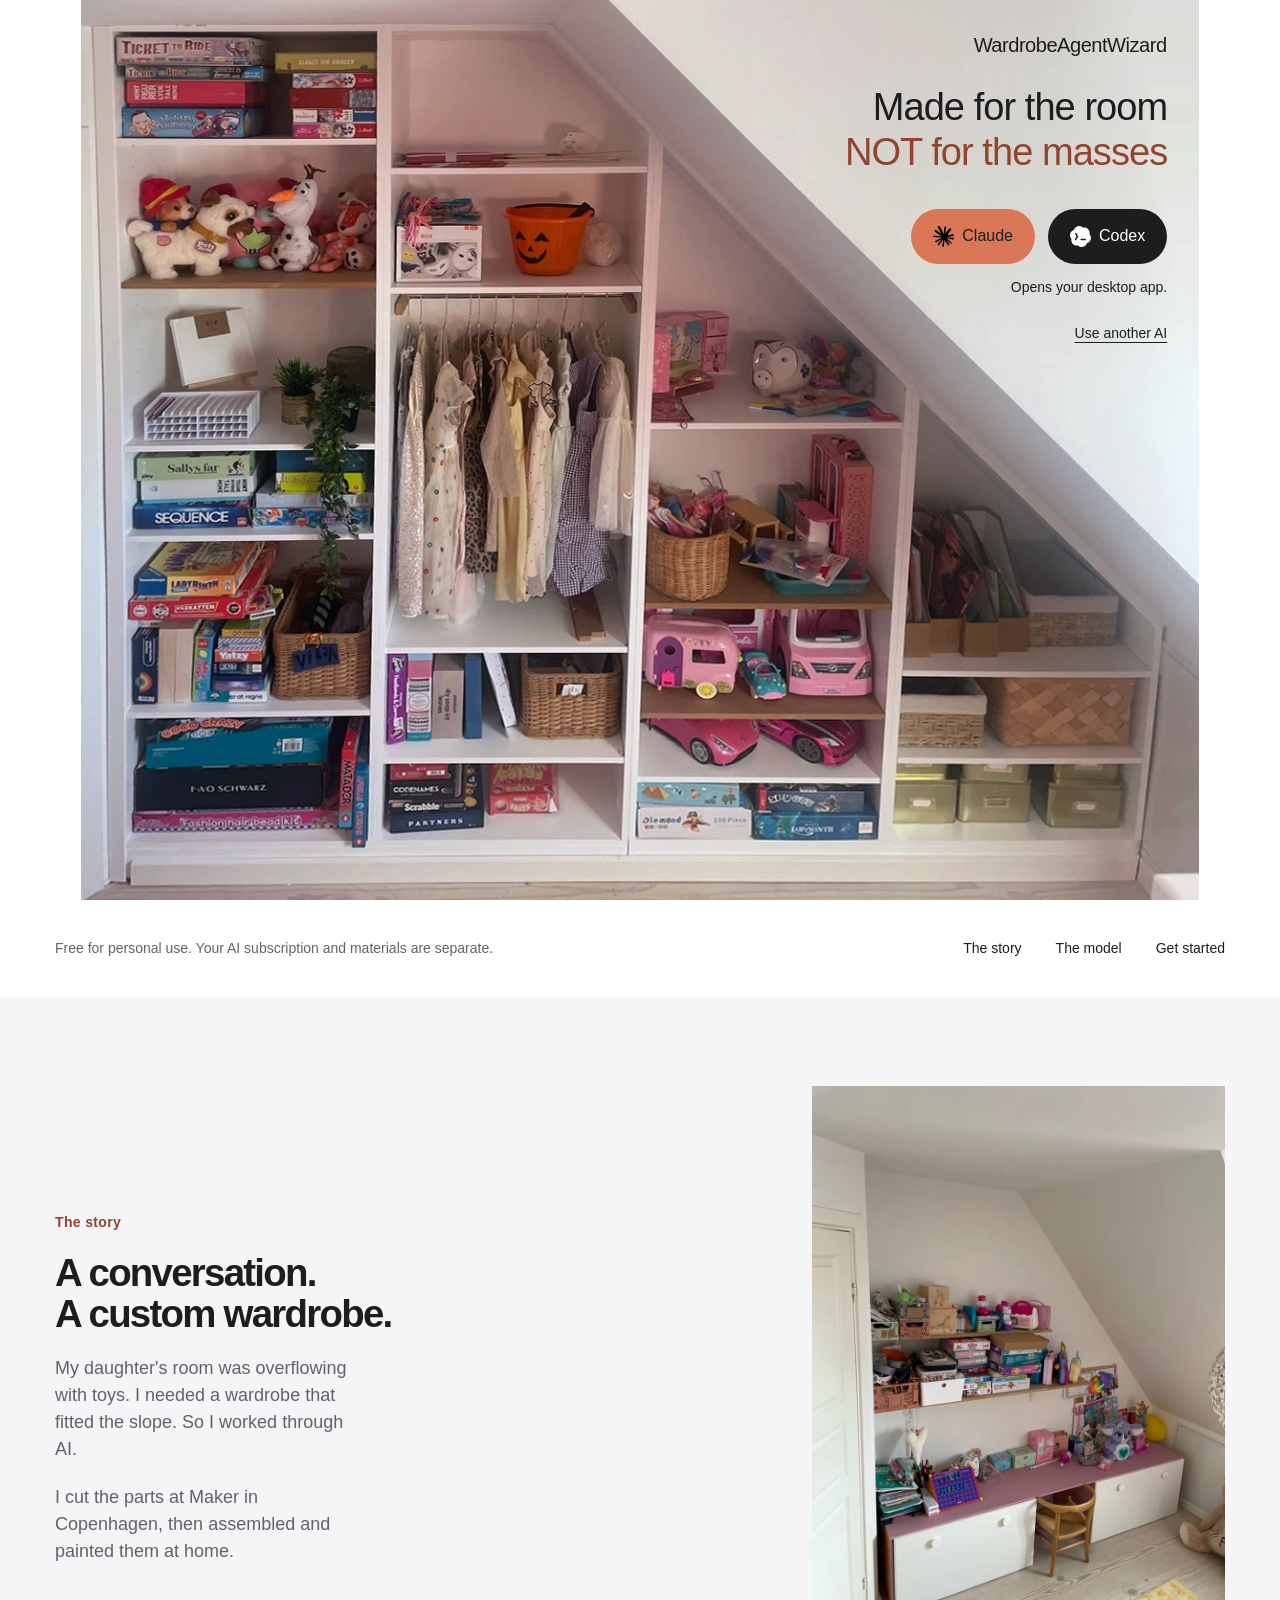
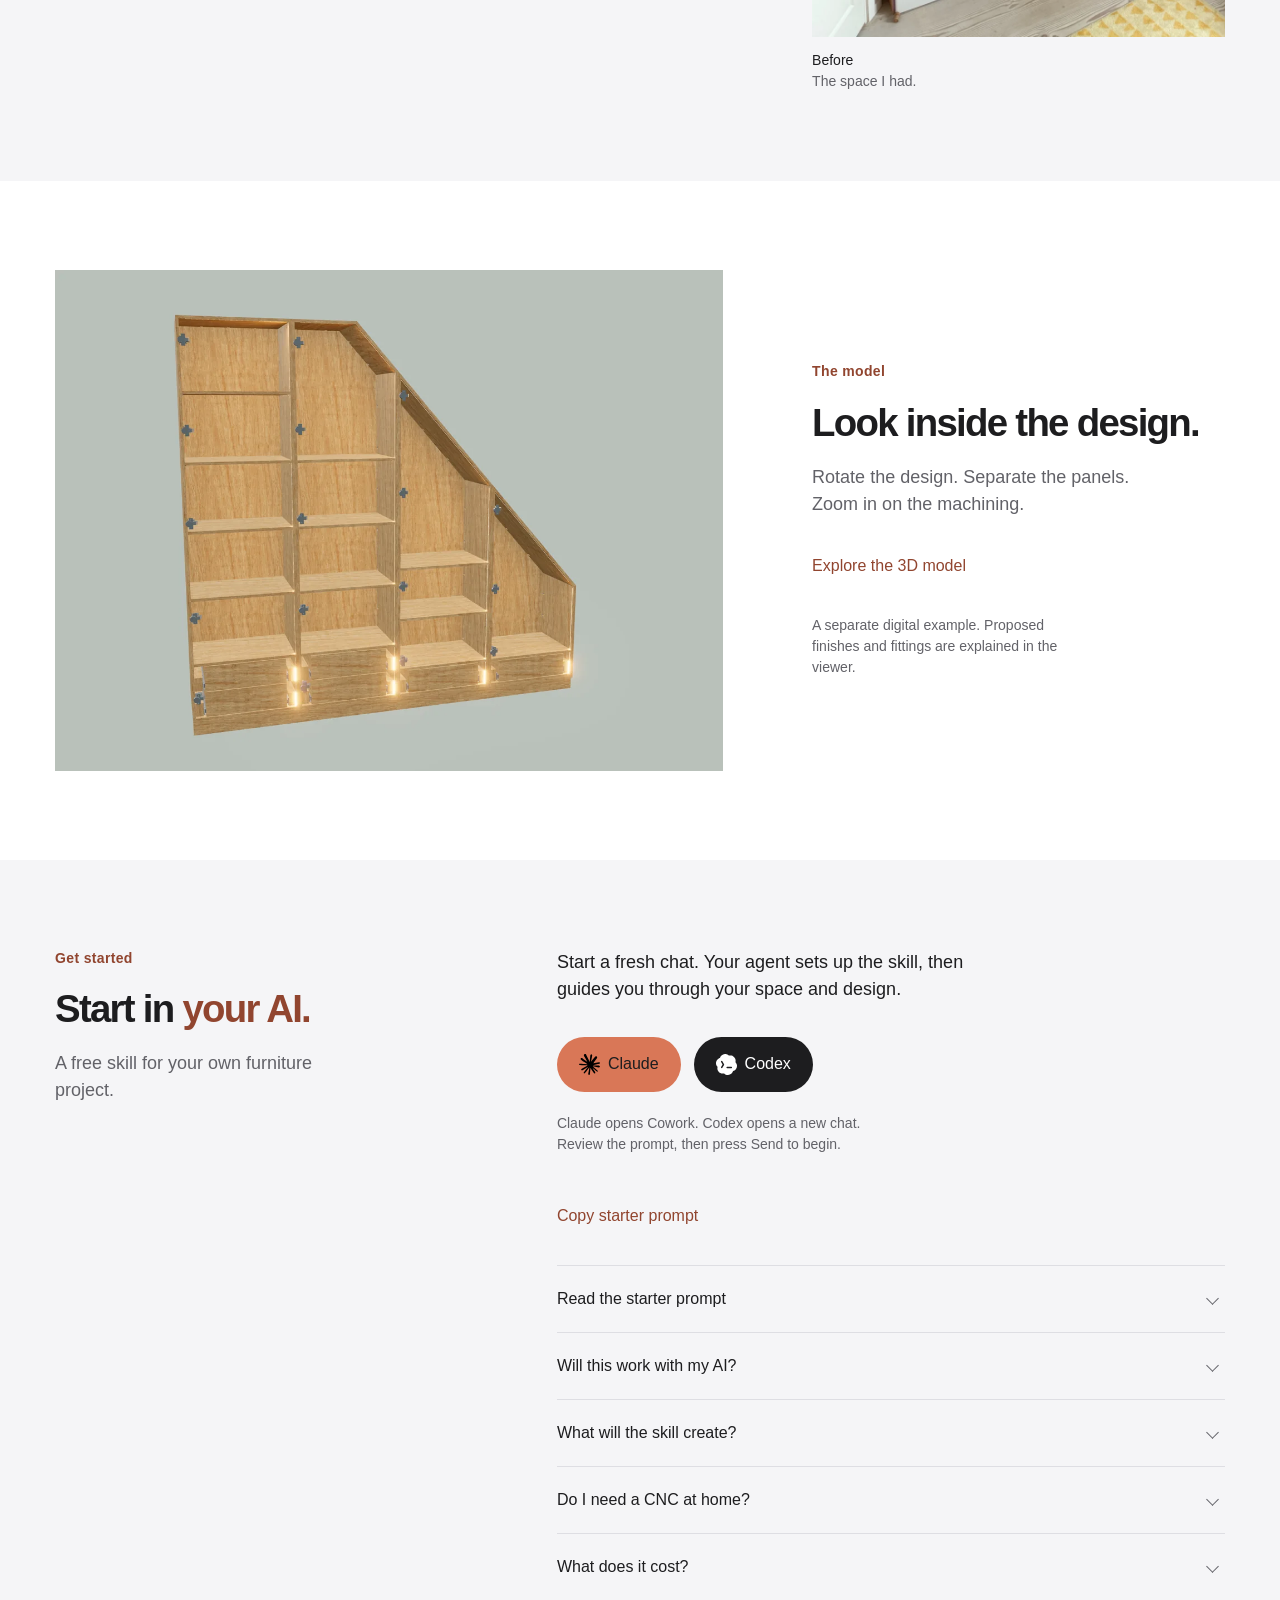
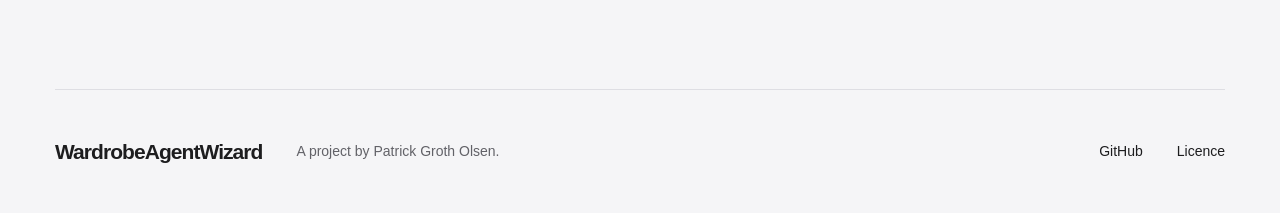
<file: index.html>
<!doctype html>
<!-- Scope: Editorial furniture story and accessible handoff into the visitor's own AI agent. -->
<html lang="en">
<head>
  <meta charset="UTF-8"><meta name="viewport" content="width=device-width, initial-scale=1">
  <meta name="description" content="Made for the room. NOT for the masses. Give your AI agent a free personal-use skill for designing fitted furniture around your space.">
  <meta name="theme-color" content="#f5f5f7">
  <meta property="og:title" content="Made for the room. NOT for the masses.">
  <meta property="og:description" content="From an awkward nook to a real wardrobe. Start your own project inside your AI agent.">
  <meta property="og:image" content="https://patrickgrothols.github.io/WardrobeAgentWizard/wardrobe-room-photo.webp">
  <title>WardrobeAgentWizard | Made for the room. NOT for the masses.</title>
  <script type="module" crossorigin src="./assets/home-B6zYt9Nh.js"></script>
  <link rel="modulepreload" crossorigin href="./assets/modulepreload-polyfill-P2Xu9kJm.js">
  <link rel="stylesheet" crossorigin href="./assets/home-Bo8qBoTg.css">
</head>
<body>
  <a class="skip" href="#main">Skip to content</a>
  <header class="site-header"><div class="shell topbar">
    <a class="brand" href="./" aria-label="WardrobeAgentWizard home">WardrobeAgentWizard</a>
  </div></header>
  <main id="main">
    <section class="hero" aria-labelledby="hero-title">
      <figure class="hero-photo"><img src="./assets/wardrobe-room-photo-D6CAFV_r.webp" width="1168" height="940" fetchpriority="high" alt="My daughter's real finished wardrobe, filled with toys, games and clothes beneath the sloping ceiling."></figure>
      <div class="hero-copy"><h1 id="hero-title"><span class="hero-headline-line">Made for the room</span><span class="hero-headline-line accent">NOT for the masses</span></h1>
        <div class="actions provider-actions" aria-label="Choose your AI">
          <a data-prompt-launch="claude" class="button primary" href="#start" aria-label="Start in Claude" aria-describedby="hero-launch-hint"><img class="provider-logo" src="data:image/svg+xml,%3csvg%20role='img'%20viewBox='0%200%2024%2024'%20xmlns='http://www.w3.org/2000/svg'%3e%3ctitle%3eClaude%3c/title%3e%3cpath%20d='m4.7144%2015.9555%204.7174-2.6471.079-.2307-.079-.1275h-.2307l-.7893-.0486-2.6956-.0729-2.3375-.0971-2.2646-.1214-.5707-.1215-.5343-.7042.0546-.3522.4797-.3218.686.0608%201.5179.1032%202.2767.1578%201.6514.0972%202.4468.255h.3886l.0546-.1579-.1336-.0971-.1032-.0972L6.973%209.8356l-2.55-1.6879-1.3356-.9714-.7225-.4918-.3643-.4614-.1578-1.0078.6557-.7225.8803.0607.2246.0607.8925.686%201.9064%201.4754%202.4893%201.8336.3643.3035.1457-.1032.0182-.0728-.164-.2733-1.3539-2.4467-1.445-2.4893-.6435-1.032-.17-.6194c-.0607-.255-.1032-.4674-.1032-.7285L6.287.1335%206.6997%200l.9957.1336.419.3642.6192%201.4147%201.0018%202.2282%201.5543%203.0296.4553.8985.2429.8318.091.255h.1579v-.1457l.1275-1.706.2368-2.0947.2307-2.6957.0789-.7589.3764-.9107.7468-.4918.5828.2793.4797.686-.0668.4433-.2853%201.8517-.5586%202.9021-.3643%201.9429h.2125l.2429-.2429.9835-1.3053%201.6514-2.0643.7286-.8196.85-.9046.5464-.4311h1.0321l.759%201.1293-.34%201.1657-1.0625%201.3478-.8804%201.1414-1.2628%201.7-.7893%201.36.0729.1093.1882-.0183%202.8535-.607%201.5421-.2794%201.8396-.3157.8318.3886.091.3946-.3278.8075-1.967.4857-2.3072.4614-3.4364.8136-.0425.0304.0486.0607%201.5482.1457.6618.0364h1.621l3.0175.2247.7892.522.4736.6376-.079.4857-1.2142.6193-1.6393-.3886-3.825-.9107-1.3113-.3279h-.1822v.1093l1.0929%201.0686%202.0035%201.8092%202.5075%202.3314.1275.5768-.3218.4554-.34-.0486-2.2039-1.6575-.85-.7468-1.9246-1.621h-.1275v.17l.4432.6496%202.3436%203.5214.1214%201.0807-.17.3521-.6071.2125-.6679-.1214-1.3721-1.9246L14.38%2017.959l-1.1414-1.9428-.1397.079-.674%207.2552-.3156.3703-.7286.2793-.6071-.4614-.3218-.7468.3218-1.4753.3886-1.9246.3157-1.53.2853-1.9004.17-.6314-.0121-.0425-.1397.0182-1.4328%201.9672-2.1796%202.9446-1.7243%201.8456-.4128.164-.7164-.3704.0667-.6618.4008-.5889%202.386-3.0357%201.4389-1.882.929-1.0868-.0062-.1579h-.0546l-6.3385%204.1164-1.1293.1457-.4857-.4554.0608-.7467.2307-.2429%201.9064-1.3114Z'/%3e%3c/svg%3e" width="21" height="21" alt="">Claude</a>
          <a data-prompt-launch="codex" class="button primary" href="#start" aria-label="Start in Codex" aria-describedby="hero-launch-hint"><img class="provider-logo" src="data:image/svg+xml,%3csvg%20fill='currentColor'%20fill-rule='evenodd'%20height='1em'%20style='flex:none;line-height:1'%20viewBox='0%200%2024%2024'%20width='1em'%20xmlns='http://www.w3.org/2000/svg'%3e%3ctitle%3eCodex%3c/title%3e%3cpath%20clip-rule='evenodd'%20d='M8.086.457a6.105%206.105%200%20013.046-.415c1.333.153%202.521.72%203.564%201.7a.117.117%200%2000.107.029c1.408-.346%202.762-.224%204.061.366l.063.03.154.076c1.357.703%202.33%201.77%202.918%203.198.278.679.418%201.388.421%202.126a5.655%205.655%200%2001-.18%201.631.167.167%200%2000.04.155%205.982%205.982%200%20011.578%202.891c.385%201.901-.01%203.615-1.183%205.14l-.182.22a6.063%206.063%200%2001-2.934%201.851.162.162%200%2000-.108.102c-.255.736-.511%201.364-.987%201.992-1.199%201.582-2.962%202.462-4.948%202.451-1.583-.008-2.986-.587-4.21-1.736a.145.145%200%2000-.14-.032c-.518.167-1.04.191-1.604.185a5.924%205.924%200%2001-2.595-.622%206.058%206.058%200%2001-2.146-1.781c-.203-.269-.404-.522-.551-.821a7.74%207.74%200%2001-.495-1.283%206.11%206.11%200%2001-.017-3.064.166.166%200%2000.008-.074.115.115%200%2000-.037-.064%205.958%205.958%200%2001-1.38-2.202%205.196%205.196%200%2001-.333-1.589%206.915%206.915%200%2001.188-2.132c.45-1.484%201.309-2.648%202.577-3.493.282-.188.55-.334.802-.438.286-.12.573-.22.861-.304a.129.129%200%2000.087-.087A6.016%206.016%200%20015.635%202.31C6.315%201.464%207.132.846%208.086.457zm-.804%207.85a.848.848%200%2000-1.473.842l1.694%202.965-1.688%202.848a.849.849%200%20001.46.864l1.94-3.272a.849.849%200%2000.007-.854l-1.94-3.393zm5.446%206.24a.849.849%200%20000%201.695h4.848a.849.849%200%20000-1.696h-4.848z'%3e%3c/path%3e%3c/svg%3e" width="21" height="21" alt="">Codex</a>
        </div>
        <p class="small launch-hint" id="hero-launch-hint">Opens your desktop app.</p>
        <a class="text-link" href="#start">Use another AI</a>
      </div>
    </section>
    <div class="shell hero-meta"><p class="small">Free for personal use. Your AI subscription and materials are separate.</p><nav aria-label="Main"><a href="#the-build">The story</a><a href="./model.html">The model</a><a href="#start">Get started</a></nav></div>
    <section class="room-section" id="the-build" aria-labelledby="room-title"><div class="shell room-grid">
      <div class="room-intro"><p class="eyebrow">The story</p><h2 id="room-title">A conversation.<br>A custom wardrobe.</h2><p>My daughter's room was overflowing with toys. I needed a wardrobe that fitted the slope. So I worked through AI.</p><p>I cut the parts at Maker in Copenhagen, then assembled and painted them at home.</p></div>
        <figure class="room-before"><img src="./assets/room-before-DFvwnW9_.webp" width="900" height="1200" loading="lazy" alt="Before: toys and games crowded shelves and a desk in the nook."><figcaption><span>Before</span>The space I had.</figcaption></figure>
    </div></section>
    <section class="model-section" aria-labelledby="model-title"><div class="shell model-grid">
      <a class="model-image" href="./model.html" aria-label="Open the interactive digital wardrobe example"><img src="./assets/wardrobe-digital-D47Me2vp.webp" width="1200" height="900" loading="lazy" alt="A separate digital wardrobe example showing shelves, hardware, drawers and lighting."></a>
      <div class="model-copy"><p class="eyebrow">The model</p><h2 id="model-title">Look inside the design.</h2><p>Rotate the design. Separate the panels. Zoom in on the machining.</p><a class="text-link" href="./model.html">Explore the 3D model</a><p class="small">A separate digital example. Proposed finishes and fittings are explained in the viewer.</p></div>
    </div></section>
    <section class="start-section" id="start" aria-labelledby="start-title"><div class="shell start-grid">
      <div class="start-title"><p class="eyebrow">Get started</p><h2 id="start-title">Start in <span class="accent">your AI.</span></h2><p>A free skill for your own furniture project.</p></div>
      <div class="start-panel"><p>Start a fresh chat. Your agent sets up the skill, then guides you through your space and design.</p>
        <div class="agent-actions provider-actions" aria-label="Choose your AI">
          <a data-prompt-launch="claude" class="button primary" href="#prompt-details" aria-label="Start in Claude"><img class="provider-logo" src="data:image/svg+xml,%3csvg%20role='img'%20viewBox='0%200%2024%2024'%20xmlns='http://www.w3.org/2000/svg'%3e%3ctitle%3eClaude%3c/title%3e%3cpath%20d='m4.7144%2015.9555%204.7174-2.6471.079-.2307-.079-.1275h-.2307l-.7893-.0486-2.6956-.0729-2.3375-.0971-2.2646-.1214-.5707-.1215-.5343-.7042.0546-.3522.4797-.3218.686.0608%201.5179.1032%202.2767.1578%201.6514.0972%202.4468.255h.3886l.0546-.1579-.1336-.0971-.1032-.0972L6.973%209.8356l-2.55-1.6879-1.3356-.9714-.7225-.4918-.3643-.4614-.1578-1.0078.6557-.7225.8803.0607.2246.0607.8925.686%201.9064%201.4754%202.4893%201.8336.3643.3035.1457-.1032.0182-.0728-.164-.2733-1.3539-2.4467-1.445-2.4893-.6435-1.032-.17-.6194c-.0607-.255-.1032-.4674-.1032-.7285L6.287.1335%206.6997%200l.9957.1336.419.3642.6192%201.4147%201.0018%202.2282%201.5543%203.0296.4553.8985.2429.8318.091.255h.1579v-.1457l.1275-1.706.2368-2.0947.2307-2.6957.0789-.7589.3764-.9107.7468-.4918.5828.2793.4797.686-.0668.4433-.2853%201.8517-.5586%202.9021-.3643%201.9429h.2125l.2429-.2429.9835-1.3053%201.6514-2.0643.7286-.8196.85-.9046.5464-.4311h1.0321l.759%201.1293-.34%201.1657-1.0625%201.3478-.8804%201.1414-1.2628%201.7-.7893%201.36.0729.1093.1882-.0183%202.8535-.607%201.5421-.2794%201.8396-.3157.8318.3886.091.3946-.3278.8075-1.967.4857-2.3072.4614-3.4364.8136-.0425.0304.0486.0607%201.5482.1457.6618.0364h1.621l3.0175.2247.7892.522.4736.6376-.079.4857-1.2142.6193-1.6393-.3886-3.825-.9107-1.3113-.3279h-.1822v.1093l1.0929%201.0686%202.0035%201.8092%202.5075%202.3314.1275.5768-.3218.4554-.34-.0486-2.2039-1.6575-.85-.7468-1.9246-1.621h-.1275v.17l.4432.6496%202.3436%203.5214.1214%201.0807-.17.3521-.6071.2125-.6679-.1214-1.3721-1.9246L14.38%2017.959l-1.1414-1.9428-.1397.079-.674%207.2552-.3156.3703-.7286.2793-.6071-.4614-.3218-.7468.3218-1.4753.3886-1.9246.3157-1.53.2853-1.9004.17-.6314-.0121-.0425-.1397.0182-1.4328%201.9672-2.1796%202.9446-1.7243%201.8456-.4128.164-.7164-.3704.0667-.6618.4008-.5889%202.386-3.0357%201.4389-1.882.929-1.0868-.0062-.1579h-.0546l-6.3385%204.1164-1.1293.1457-.4857-.4554.0608-.7467.2307-.2429%201.9064-1.3114Z'/%3e%3c/svg%3e" width="21" height="21" alt="">Claude</a>
          <a data-prompt-launch="codex" class="button primary" href="#prompt-details" aria-label="Start in Codex"><img class="provider-logo" src="data:image/svg+xml,%3csvg%20fill='currentColor'%20fill-rule='evenodd'%20height='1em'%20style='flex:none;line-height:1'%20viewBox='0%200%2024%2024'%20width='1em'%20xmlns='http://www.w3.org/2000/svg'%3e%3ctitle%3eCodex%3c/title%3e%3cpath%20clip-rule='evenodd'%20d='M8.086.457a6.105%206.105%200%20013.046-.415c1.333.153%202.521.72%203.564%201.7a.117.117%200%2000.107.029c1.408-.346%202.762-.224%204.061.366l.063.03.154.076c1.357.703%202.33%201.77%202.918%203.198.278.679.418%201.388.421%202.126a5.655%205.655%200%2001-.18%201.631.167.167%200%2000.04.155%205.982%205.982%200%20011.578%202.891c.385%201.901-.01%203.615-1.183%205.14l-.182.22a6.063%206.063%200%2001-2.934%201.851.162.162%200%2000-.108.102c-.255.736-.511%201.364-.987%201.992-1.199%201.582-2.962%202.462-4.948%202.451-1.583-.008-2.986-.587-4.21-1.736a.145.145%200%2000-.14-.032c-.518.167-1.04.191-1.604.185a5.924%205.924%200%2001-2.595-.622%206.058%206.058%200%2001-2.146-1.781c-.203-.269-.404-.522-.551-.821a7.74%207.74%200%2001-.495-1.283%206.11%206.11%200%2001-.017-3.064.166.166%200%2000.008-.074.115.115%200%2000-.037-.064%205.958%205.958%200%2001-1.38-2.202%205.196%205.196%200%2001-.333-1.589%206.915%206.915%200%2001.188-2.132c.45-1.484%201.309-2.648%202.577-3.493.282-.188.55-.334.802-.438.286-.12.573-.22.861-.304a.129.129%200%2000.087-.087A6.016%206.016%200%20015.635%202.31C6.315%201.464%207.132.846%208.086.457zm-.804%207.85a.848.848%200%2000-1.473.842l1.694%202.965-1.688%202.848a.849.849%200%20001.46.864l1.94-3.272a.849.849%200%2000.007-.854l-1.94-3.393zm5.446%206.24a.849.849%200%20000%201.695h4.848a.849.849%200%20000-1.696h-4.848z'%3e%3c/path%3e%3c/svg%3e" width="21" height="21" alt="">Codex</a>
        </div>
        <p class="small">Claude opens Cowork. Codex opens a new chat. Review the prompt, then press Send to begin.</p>
        <button class="text-link copy-prompt" id="copy-prompt" type="button">Copy starter prompt</button>
        <p id="copy-status" class="copy-status" role="status" aria-live="polite"></p>
        <details id="prompt-details"><summary>Read the starter prompt</summary><label class="visually-hidden" for="starter-prompt">Starter prompt</label><textarea id="starter-prompt" readonly rows="5">Set up WardrobeAgentWizard Skill and help me design my furniture. Go to https://github.com/PatrickGrothOls/WardrobeAgentWizard and follow the getting-started instructions. Handle the setup and ask me for any necessary approvals.</textarea></details>
        <details><summary>Will this work with my AI?</summary><p>Use an AI work environment that can download files and run commands. Setup supports macOS Apple Silicon and Linux x86-64, including hosted workspaces. Native Windows isn't supported. Allow about 4 GB free plus project space.</p><a class="text-link" href="https://github.com/PatrickGrothOls/WardrobeAgentWizard/blob/main/START_HERE.md">Setup details and limitations</a></details>
        <details><summary>What will the skill create?</summary><p>The workflow covers measurements, 3D design, part files, supported hardware machining and cutting information. Your agent asks for missing measurements and workshop details. Designs and manufacturing files must be checked before cutting.</p></details>
        <details><summary>Do I need a CNC at home?</summary><p>No. You need access to a workshop or supplier that can cut the parts. My build used the CNC at Maker in Copenhagen.</p></details>
        <details><summary>What does it cost?</summary><p>The skill is free for personal, noncommercial projects. AI subscriptions, materials, hardware and workshop time are separate. Commercial use requires a separate licence.</p></details>
      </div>
    </div><footer class="shell"><a class="brand" href="./">WardrobeAgentWizard</a><p>A project by Patrick Groth Olsen.</p><nav aria-label="Footer"><a href="https://github.com/PatrickGrothOls/WardrobeAgentWizard">GitHub</a><a href="https://github.com/PatrickGrothOls/WardrobeAgentWizard/blob/main/LICENSE.md">Licence</a></nav></footer></section>
  </main>
</body>
</html>
</file>
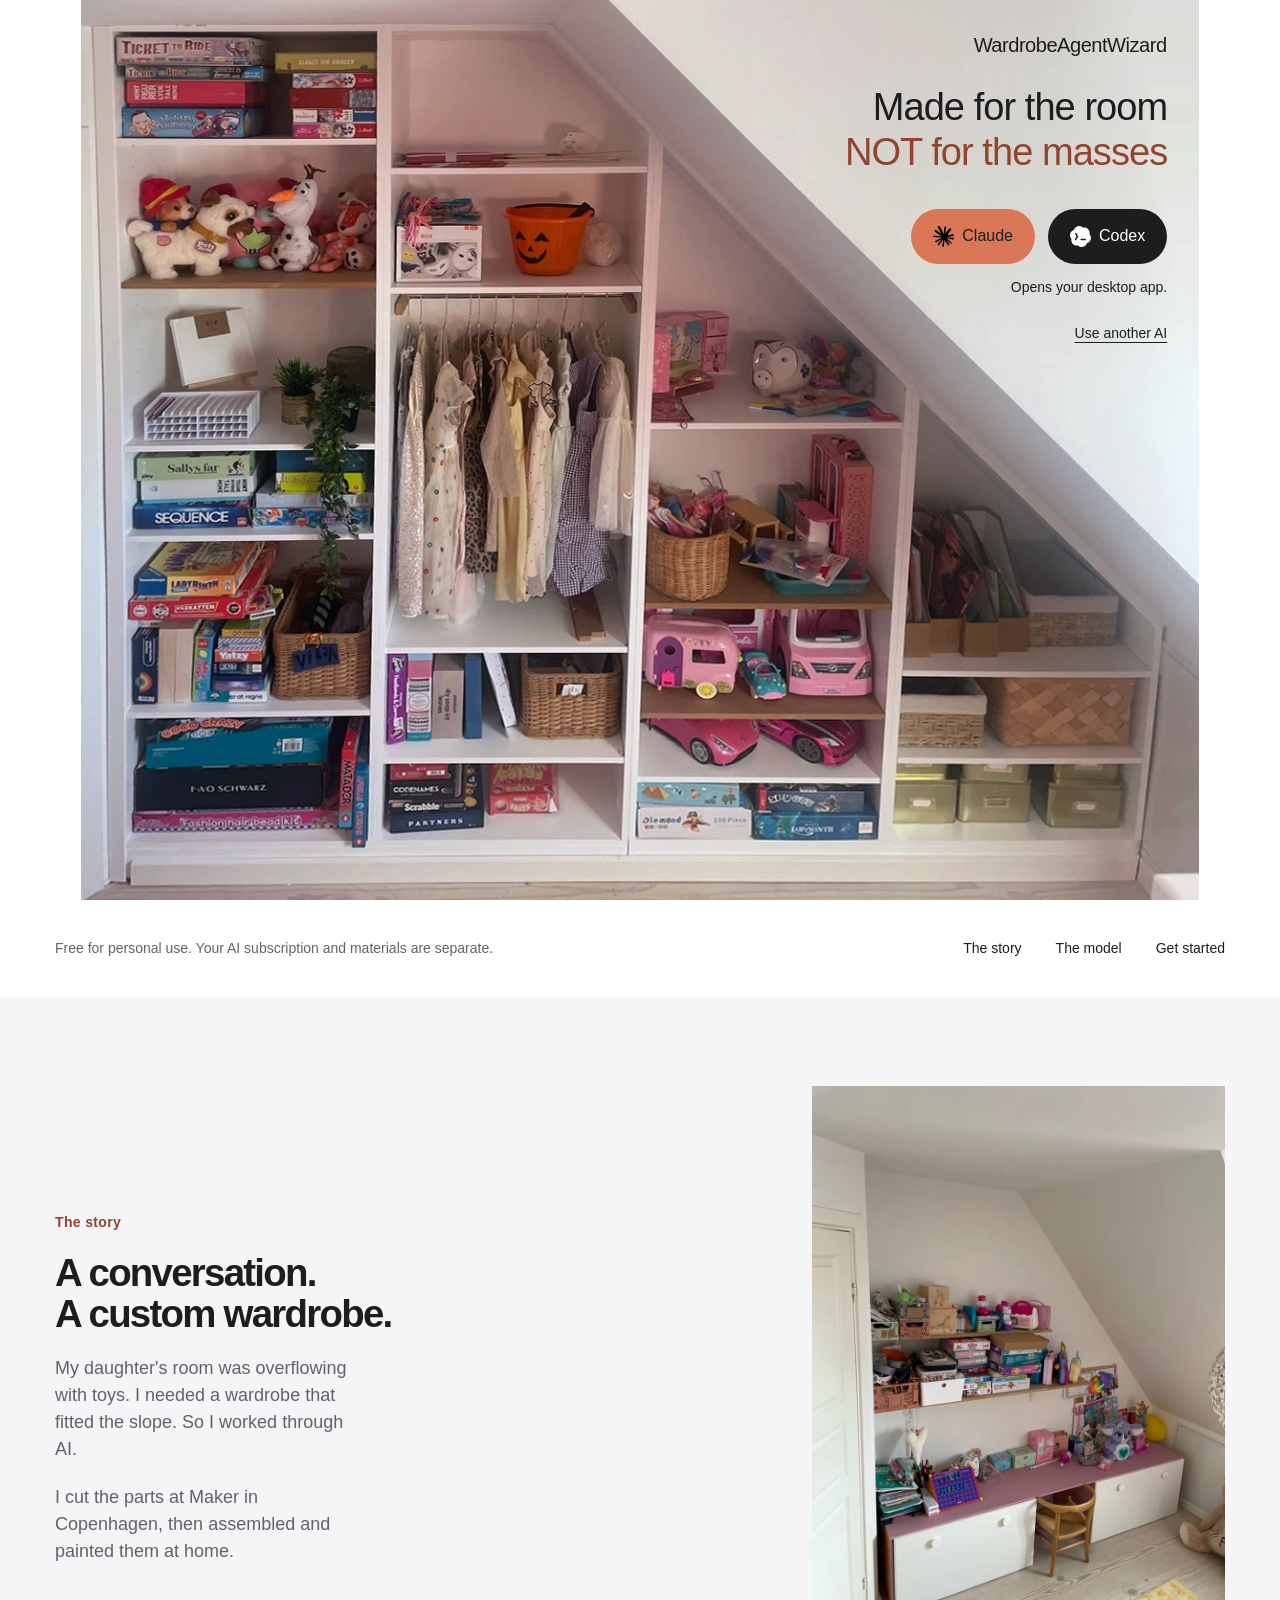
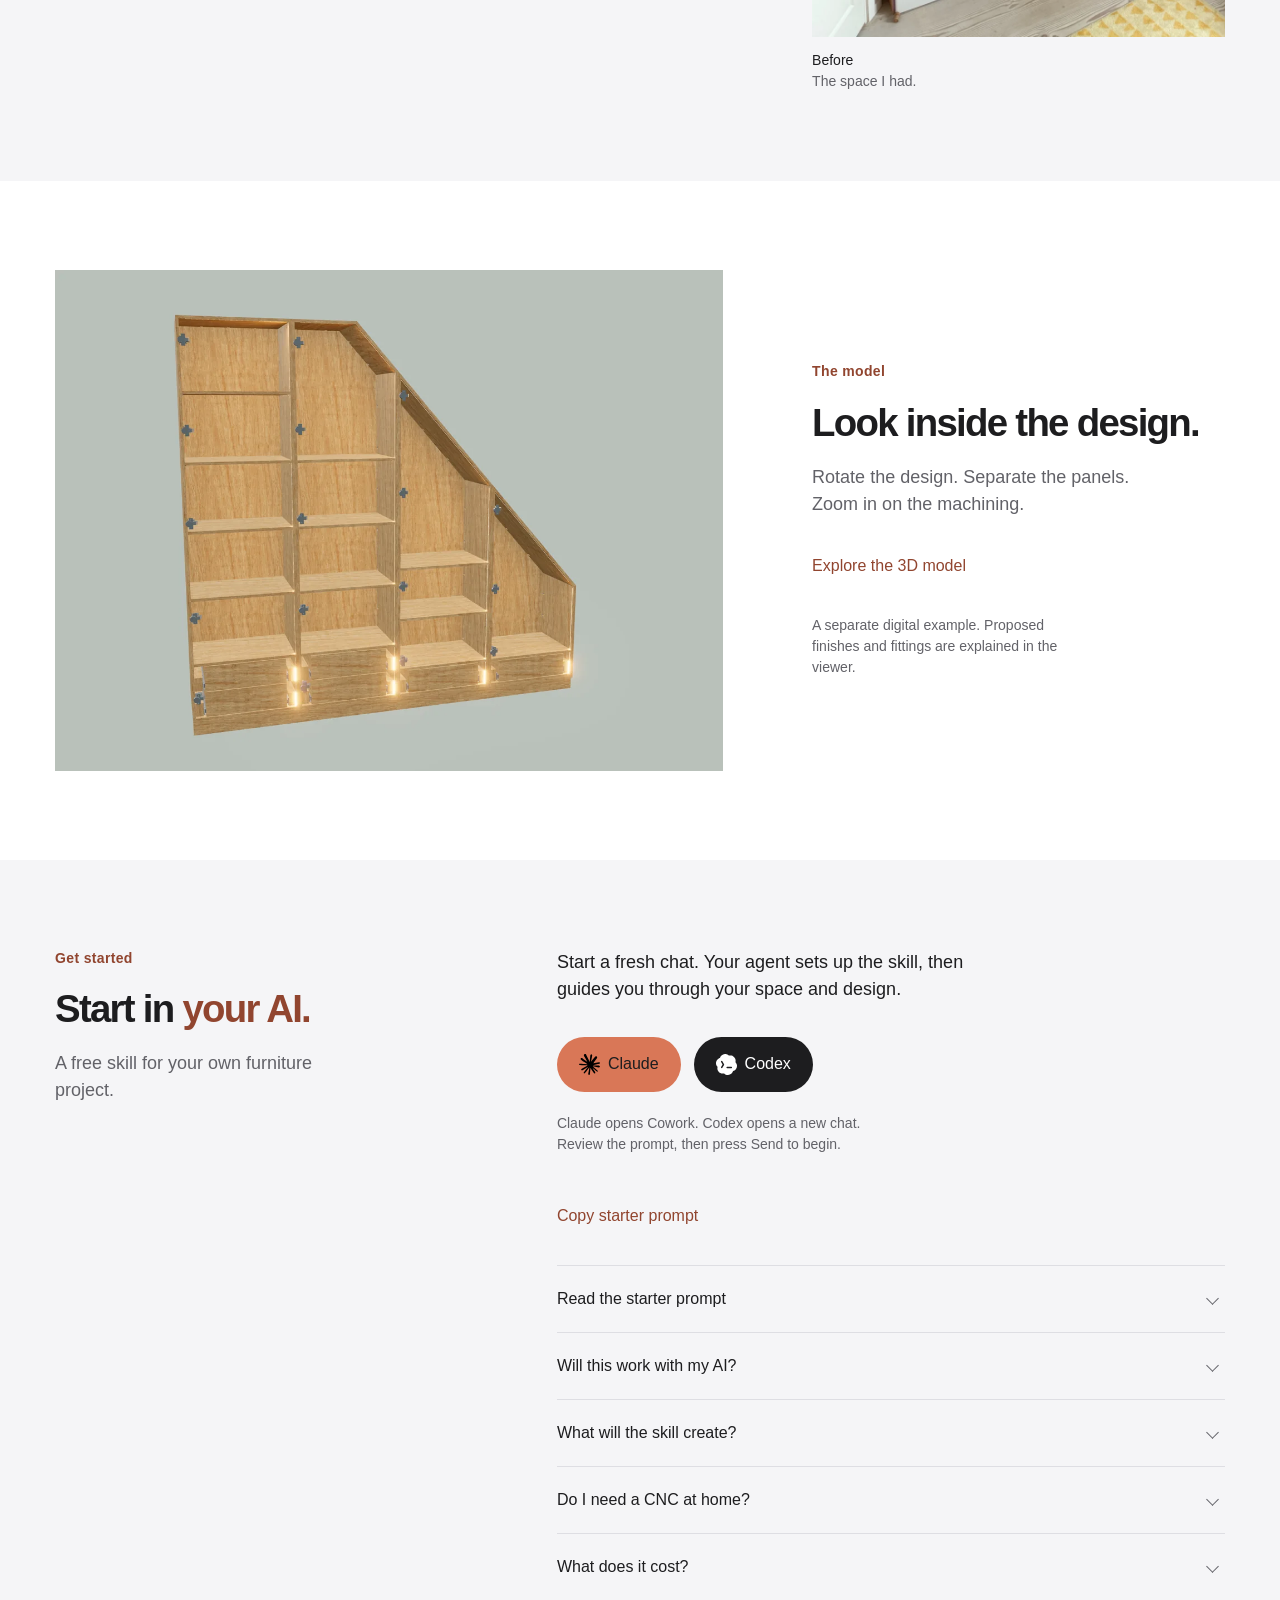
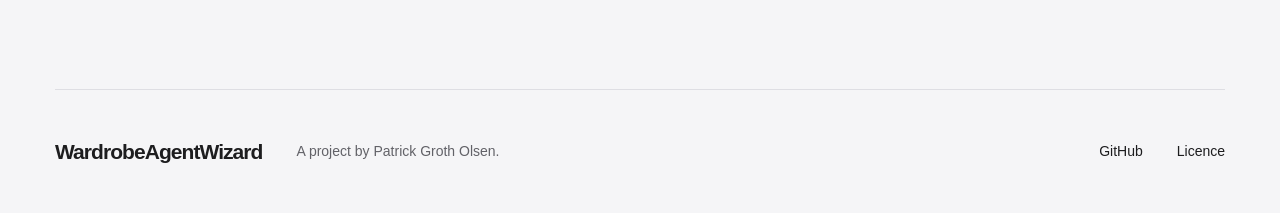
<file: viewer/showcase/index.html>
<!doctype html>
<!-- Scope: Editorial furniture story and accessible handoff into the visitor's own AI agent. -->
<html lang="en">
<head>
  <meta charset="UTF-8"><meta name="viewport" content="width=device-width, initial-scale=1">
  <meta name="description" content="Made for the room. NOT for the masses. Give your AI agent a free personal-use skill for designing fitted furniture around your space.">
  <meta name="theme-color" content="#f5f5f7">
  <meta property="og:title" content="Made for the room. NOT for the masses.">
  <meta property="og:description" content="From an awkward nook to a real wardrobe. Start your own project inside your AI agent.">
  <meta property="og:image" content="https://patrickgrothols.github.io/WardrobeAgentWizard/wardrobe-room-photo.webp">
  <title>WardrobeAgentWizard | Made for the room. NOT for the masses.</title>
  <link rel="stylesheet" href="./editorial-theme.css"><link rel="stylesheet" href="./landing.css">
</head>
<body>
  <a class="skip" href="#main">Skip to content</a>
  <header class="site-header"><div class="shell topbar">
    <a class="brand" href="./" aria-label="WardrobeAgentWizard home">WardrobeAgentWizard</a>
  </div></header>
  <main id="main">
    <section class="hero" aria-labelledby="hero-title">
      <figure class="hero-photo"><img src="./media/wardrobe-room-photo.webp" width="1168" height="940" fetchpriority="high" alt="My daughter's real finished wardrobe, filled with toys, games and clothes beneath the sloping ceiling."></figure>
      <div class="hero-copy"><h1 id="hero-title"><span class="hero-headline-line">Made for the room</span><span class="hero-headline-line accent">NOT for the masses</span></h1>
        <div class="actions provider-actions" aria-label="Choose your AI">
          <a data-prompt-launch="claude" class="button primary" href="#start" aria-label="Start in Claude" aria-describedby="hero-launch-hint"><img class="provider-logo" src="./media/agent-logos/claude.svg" width="21" height="21" alt="">Claude</a>
          <a data-prompt-launch="codex" class="button primary" href="#start" aria-label="Start in Codex" aria-describedby="hero-launch-hint"><img class="provider-logo" src="./media/agent-logos/codex.svg" width="21" height="21" alt="">Codex</a>
        </div>
        <p class="small launch-hint" id="hero-launch-hint">Opens your desktop app.</p>
        <a class="text-link" href="#start">Use another AI</a>
      </div>
    </section>
    <div class="shell hero-meta"><p class="small">Free for personal use. Your AI subscription and materials are separate.</p><nav aria-label="Main"><a href="#the-build">The story</a><a href="./model.html">The model</a><a href="#start">Get started</a></nav></div>
    <section class="room-section" id="the-build" aria-labelledby="room-title"><div class="shell room-grid">
      <div class="room-intro"><p class="eyebrow">The story</p><h2 id="room-title">A conversation.<br>A custom wardrobe.</h2><p>My daughter's room was overflowing with toys. I needed a wardrobe that fitted the slope. So I worked through AI.</p><p>I cut the parts at Maker in Copenhagen, then assembled and painted them at home.</p></div>
        <figure class="room-before"><img src="./media/room-before.webp" width="900" height="1200" loading="lazy" alt="Before: toys and games crowded shelves and a desk in the nook."><figcaption><span>Before</span>The space I had.</figcaption></figure>
    </div></section>
    <section class="model-section" aria-labelledby="model-title"><div class="shell model-grid">
      <a class="model-image" href="./model.html" aria-label="Open the interactive digital wardrobe example"><img src="./media/wardrobe-digital.webp" width="1200" height="900" loading="lazy" alt="A separate digital wardrobe example showing shelves, hardware, drawers and lighting."></a>
      <div class="model-copy"><p class="eyebrow">The model</p><h2 id="model-title">Look inside the design.</h2><p>Rotate the design. Separate the panels. Zoom in on the machining.</p><a class="text-link" href="./model.html">Explore the 3D model</a><p class="small">A separate digital example. Proposed finishes and fittings are explained in the viewer.</p></div>
    </div></section>
    <section class="start-section" id="start" aria-labelledby="start-title"><div class="shell start-grid">
      <div class="start-title"><p class="eyebrow">Get started</p><h2 id="start-title">Start in <span class="accent">your AI.</span></h2><p>A free skill for your own furniture project.</p></div>
      <div class="start-panel"><p>Start a fresh chat. Your agent sets up the skill, then guides you through your space and design.</p>
        <div class="agent-actions provider-actions" aria-label="Choose your AI">
          <a data-prompt-launch="claude" class="button primary" href="#prompt-details" aria-label="Start in Claude"><img class="provider-logo" src="./media/agent-logos/claude.svg" width="21" height="21" alt="">Claude</a>
          <a data-prompt-launch="codex" class="button primary" href="#prompt-details" aria-label="Start in Codex"><img class="provider-logo" src="./media/agent-logos/codex.svg" width="21" height="21" alt="">Codex</a>
        </div>
        <p class="small">Claude opens Cowork. Codex opens a new chat. Review the prompt, then press Send to begin.</p>
        <button class="text-link copy-prompt" id="copy-prompt" type="button">Copy starter prompt</button>
        <p id="copy-status" class="copy-status" role="status" aria-live="polite"></p>
        <details id="prompt-details"><summary>Read the starter prompt</summary><label class="visually-hidden" for="starter-prompt">Starter prompt</label><textarea id="starter-prompt" readonly rows="5">Set up WardrobeAgentWizard Skill and help me design my furniture. Go to https://github.com/PatrickGrothOls/WardrobeAgentWizard and follow the getting-started instructions. Handle the setup and ask me for any necessary approvals.</textarea></details>
        <details><summary>Will this work with my AI?</summary><p>Use an AI work environment that can download files and run commands. Setup supports macOS Apple Silicon and Linux x86-64, including hosted workspaces. Native Windows isn't supported. Allow about 4 GB free plus project space.</p><a class="text-link" href="https://github.com/PatrickGrothOls/WardrobeAgentWizard/blob/main/START_HERE.md">Setup details and limitations</a></details>
        <details><summary>What will the skill create?</summary><p>The workflow covers measurements, 3D design, part files, supported hardware machining and cutting information. Your agent asks for missing measurements and workshop details. Designs and manufacturing files must be checked before cutting.</p></details>
        <details><summary>Do I need a CNC at home?</summary><p>No. You need access to a workshop or supplier that can cut the parts. My build used the CNC at Maker in Copenhagen.</p></details>
        <details><summary>What does it cost?</summary><p>The skill is free for personal, noncommercial projects. AI subscriptions, materials, hardware and workshop time are separate. Commercial use requires a separate licence.</p></details>
      </div>
    </div><footer class="shell"><a class="brand" href="./">WardrobeAgentWizard</a><p>A project by Patrick Groth Olsen.</p><nav aria-label="Footer"><a href="https://github.com/PatrickGrothOls/WardrobeAgentWizard">GitHub</a><a href="https://github.com/PatrickGrothOls/WardrobeAgentWizard/blob/main/LICENSE.md">Licence</a></nav></footer></section>
  </main>
  <script type="module" src="./LandingPage.js"></script>
</body>
</html>
</file>
<file: assets/home-Bo8qBoTg.css>
:root{--paper:#f5f5f7;--surface:#fff;--ink:#1d1d1f;--muted:#626268;--accent:#91452f;--rule:#dedee3;--claude:#d97757;--claude-hover:#e38b6d;--xs:.5rem;--sm:.8125rem;--md:1.3125rem;--lg:2.125rem;--xl:3.4375rem;--xxl:5.5625rem;--hero-width:min(100%,96rem,calc(100svh * 1168 / 940));--display:calc(3.4375rem * 1.272);--section-title:calc(2.125rem * 1.272);color:var(--ink);background:var(--paper);font-synthesis:none;font-family:-apple-system,BlinkMacSystemFont,Segoe UI,sans-serif}*{box-sizing:border-box}html{scroll-padding-top:var(--xxl)}body{background:var(--surface);-webkit-font-smoothing:antialiased;margin:0;font-size:1.125rem;line-height:1.5}a{color:inherit;text-underline-offset:.25em}button,textarea{font:inherit}button,a,summary{-webkit-tap-highlight-color:transparent}a:focus-visible,button:focus-visible,summary:focus-visible,textarea:focus-visible{outline:3px solid var(--accent);outline-offset:5px}img{width:100%;height:auto;display:block}figure,h1,h2,h3,p{margin:0}p+p{margin-top:var(--md)}h1,h2,h3{letter-spacing:-.045em;text-wrap:balance;overflow-wrap:anywhere;font-weight:600;line-height:1.05}h2{font-size:clamp(2.125rem,3vw,var(--section-title))}h3{margin-bottom:var(--md);font-size:1.625rem}.shell{width:min(calc(100% - 2 * var(--xl)),96rem);margin-inline:auto}.brand{letter-spacing:-.045em;overflow-wrap:anywhere;font-size:1.3125rem;font-weight:600;line-height:1;text-decoration:none}.eyebrow{letter-spacing:.025em;color:var(--accent);margin-bottom:var(--md);font-size:.875rem;font-weight:600;line-height:1.4}.accent{color:var(--accent)}.small,figcaption{overflow-wrap:anywhere;font-size:.875rem;line-height:1.5}.small{color:var(--muted)}.actions{align-items:center;gap:var(--md);flex-wrap:wrap;display:flex}.button{min-height:3.4375rem;padding:var(--sm) var(--lg);cursor:pointer;text-align:center;border:1px solid #0000;border-radius:3.4375rem;justify-content:center;align-items:center;font-size:1rem;font-weight:500;line-height:1.4;text-decoration:none;transition:background-color .21s;display:inline-flex}.primary{color:#fff;background:var(--ink)}.primary:hover{background:#36363a}.secondary{color:var(--ink);background:0 0;border-color:#8e8e93}.secondary:hover{background:var(--paper)}.text-link{min-height:3.4375rem;color:var(--accent);align-items:center;font-size:1rem;font-weight:500;text-decoration:none;display:inline-flex}.text-link:hover{text-decoration:underline}details{border-top:1px solid var(--rule)}summary{justify-content:space-between;align-items:center;gap:var(--md);min-height:3.4375rem;padding-block:var(--md);cursor:pointer;font-size:1rem;font-weight:500;list-style:none;display:flex}summary::-webkit-details-marker{display:none}summary:after{content:"";width:var(--xs);height:var(--xs);margin-right:var(--xs);border-right:1.5px solid var(--muted);border-bottom:1.5px solid var(--muted);flex-shrink:0;transform:rotate(45deg)}details[open] summary:after{transform:rotate(225deg)}details p{margin-bottom:var(--md)}textarea{width:100%;min-height:13rem;padding:var(--md);border-radius:var(--sm);background:var(--paper);color:inherit;resize:vertical;border:1px solid #8e8e93;font-size:1rem}.visually-hidden{clip-path:inset(50%);white-space:nowrap;width:1px;height:1px;padding:0;position:absolute;overflow:hidden}.skip{top:-100px;left:var(--md);padding:var(--sm);background:var(--ink);color:#fff;z-index:10;position:absolute}.skip:focus{top:var(--sm)}@media (prefers-reduced-motion:reduce){.button{transition:none}}.site-header{width:var(--hero-width);aspect-ratio:1168/940;z-index:3;pointer-events:none;position:absolute;top:0;left:50%;transform:translate(-50%);container-type:inline-size}.site-header .topbar{pointer-events:auto;width:auto;margin:0;position:absolute;top:3.61702%;right:2.91096%}.topbar .brand{letter-spacing:-.025em;font-size:clamp(1rem,1.79795cqw,1.625rem);font-weight:400}nav{justify-content:center;gap:var(--lg);flex-wrap:wrap;margin-left:auto;display:flex}nav a{align-items:center;min-height:3.4375rem;font-size:.875rem;text-decoration:none;display:inline-flex}nav a:hover{color:var(--accent)}.hero{width:var(--hero-width);margin-inline:auto;position:relative;container:hero/inline-size}.hero-photo img{width:100%;height:auto}.hero-copy{width:auto;padding:var(--lg) var(--md);text-align:center;position:static;container-type:inline-size}.hero h1{letter-spacing:-.025em;font-size:clamp(1rem,10cqw,2.625rem);font-weight:400;line-height:1.18}.hero-headline-line{white-space:nowrap;display:block}.hero .actions{margin-top:var(--lg);justify-content:center}.hero .launch-hint{margin-top:var(--sm);color:var(--ink)}.hero .text-link{margin-top:var(--xs);color:var(--ink);font-size:.875rem;text-decoration:underline}.hero-meta{align-items:center;gap:var(--lg);padding-block:var(--md);display:flex}.room-section{padding-block:var(--xxl);background:var(--paper)}.room-grid{align-items:center;gap:var(--xxl);grid-template-columns:minmax(0,1fr) minmax(0,.618fr);display:grid}.room-intro p:not(.eyebrow){margin-top:var(--md);max-width:30ch;color:var(--muted)}.room-before figcaption{padding-top:var(--sm);color:var(--muted);flex-direction:column;display:flex}.room-before figcaption span{color:var(--ink);font-weight:500}.model-section{padding-block:var(--xxl)}.model-grid{align-items:center;gap:var(--xxl);grid-template-columns:minmax(0,1fr) minmax(0,.618fr);display:grid}.model-image{display:block}.model-copy>p:not(.eyebrow){margin-top:var(--md);max-width:32ch;color:var(--muted)}.model-copy .text-link,.model-copy .small{margin-top:var(--md)}.start-section{padding-top:var(--xxl);background:var(--paper)}.start-grid{gap:var(--xxl);padding-bottom:var(--xxl);grid-template-columns:minmax(0,.618fr) minmax(0,1fr);display:grid}.start-title>p:last-child{margin-top:var(--md);max-width:28ch;color:var(--muted)}.start-panel>p{max-width:42ch}.agent-actions{margin-block:var(--lg) var(--md)}.provider-actions{gap:var(--sm);flex-wrap:wrap;display:flex}.provider-actions .button{gap:var(--xs);padding-inline:var(--md)}.provider-logo{width:var(--md);height:var(--md);object-fit:contain;filter:invert();flex-shrink:0}[data-prompt-launch=claude]{color:var(--ink);background:var(--claude)}[data-prompt-launch=claude]:hover{background:var(--claude-hover)}[data-prompt-launch=claude] .provider-logo{filter:none}.copy-prompt{cursor:pointer;background:0 0;border:0;padding:0}.start-panel .small{margin-bottom:var(--lg)}.start-panel details p{color:var(--muted);font-size:1rem}.start-panel .text-link{margin-bottom:var(--md)}.copy-status{color:#3d5839;margin-bottom:var(--md);font-size:1rem}.copy-status:empty{display:none}footer{align-items:center;gap:var(--lg);border-top:1px solid var(--rule);padding-block:var(--lg);display:flex}footer p{color:var(--muted);font-size:.875rem}@container hero (width>=64.0625rem){.hero-copy{text-align:right;width:34%;padding:0;position:absolute;top:9.46809%;right:2.91096%}.hero .actions{justify-content:flex-end}}@media (width>=64.0625rem) and (height<=51.5625rem){:root{--hero-width:min(100%,96rem,calc(100svh * 1168 / 940 * 1.618))}.site-header{aspect-ratio:auto}.site-header .topbar{top:var(--lg);right:var(--lg)}.hero{grid-template-columns:minmax(0,1fr) minmax(0,.618fr);align-items:center;display:grid}.hero-copy{width:auto;padding:var(--xxl) var(--md) var(--lg);text-align:center;position:static}.hero .actions{justify-content:center}}@media (width<=75rem){.shell{width:calc(100% - 2 * var(--lg))}.room-grid{gap:var(--lg)}.model-grid,.start-grid{gap:var(--xl)}}@media (width<=64rem){.site-header{aspect-ratio:auto;pointer-events:auto;width:100%;position:static;transform:none;container-type:normal}.site-header .topbar{min-height:3.4375rem;width:calc(100% - 2 * var(--md));justify-content:flex-end;align-items:center;margin-inline:auto;display:flex;position:static}.topbar .brand{font-size:1rem}.hero{width:100%}.hero-meta{text-align:center;padding-block:var(--sm) var(--lg);flex-direction:column;gap:0}.hero-meta nav{margin-left:0}.room-grid{grid-template-columns:1fr 1fr}.room-intro{max-width:55ch}}@media (width<=47.5rem){.shell{width:calc(100% - 2 * var(--md))}.brand{font-size:1rem}.hero .actions{margin-top:var(--md)}.hero .button{padding-inline:var(--md)}.room-section{padding-block:var(--xl)}.room-grid{gap:var(--lg);grid-template-columns:1fr}.room-before{justify-self:center;width:min(100%,61.8047vw)}.model-section{padding-block:var(--xl)}.model-grid{gap:var(--lg);grid-template-columns:1fr}.model-copy>p:not(.eyebrow){max-width:34ch}.start-section{padding-top:var(--xl)}.start-grid{padding-bottom:var(--xl);gap:var(--lg);grid-template-columns:1fr}footer{gap:var(--sm);padding-block:var(--lg);flex-wrap:wrap}footer p{flex-basis:100%}footer nav{margin-left:0}}
</file>
<file: viewer/showcase/editorial-theme.css>
/* Scope: Shared type, flat controls and accessible document defaults. */
:root {
  --paper:#f5f5f7; --surface:#fff; --ink:#1d1d1f; --muted:#626268; --accent:#91452f; --rule:#dedee3;
  --claude:#d97757; --claude-hover:#e38b6d;
  --xs:.5rem; --sm:.8125rem; --md:1.3125rem; --lg:2.125rem; --xl:3.4375rem; --xxl:5.5625rem;
  --hero-width:min(100%,96rem,calc(100svh * 1168 / 940));
  --display:calc(3.4375rem * 1.272); --section-title:calc(2.125rem * 1.272);
  font-family:-apple-system,BlinkMacSystemFont,"Segoe UI",sans-serif; color:var(--ink); background:var(--paper); font-synthesis:none;
}
* { box-sizing:border-box; }
html { scroll-padding-top:var(--xxl); }
body { margin:0; background:var(--surface); font-size:1.125rem; line-height:1.5; -webkit-font-smoothing:antialiased; }
a { color:inherit; text-underline-offset:.25em; }
button,textarea { font:inherit; }
button,a,summary { -webkit-tap-highlight-color:transparent; }
a:focus-visible,button:focus-visible,summary:focus-visible,textarea:focus-visible { outline:3px solid var(--accent); outline-offset:5px; }
img { display:block; width:100%; height:auto; }
figure,h1,h2,h3,p { margin:0; }
p+p { margin-top:var(--md); }
h1,h2,h3 { font-weight:600; letter-spacing:-.045em; line-height:1.05; text-wrap:balance; overflow-wrap:anywhere; }
h2 { font-size:clamp(2.125rem,3vw,var(--section-title)); }
h3 { font-size:1.625rem; margin-bottom:var(--md); }
.shell { width:min(calc(100% - 2 * var(--xl)),96rem); margin-inline:auto; }
.brand { font-size:1.3125rem; font-weight:600; letter-spacing:-.045em; text-decoration:none; line-height:1; overflow-wrap:anywhere; }
.eyebrow { font-size:.875rem; line-height:1.4; letter-spacing:.025em; font-weight:600; color:var(--accent); margin-bottom:var(--md); }
.accent { color:var(--accent); }
.small,figcaption { font-size:.875rem; line-height:1.5; overflow-wrap:anywhere; }
.small { color:var(--muted); }
.actions { display:flex; align-items:center; flex-wrap:wrap; gap:var(--md); }
.button { display:inline-flex; align-items:center; justify-content:center; min-height:3.4375rem; padding:var(--sm) var(--lg); border:1px solid transparent; border-radius:3.4375rem; font-size:1rem; font-weight:500; text-decoration:none; cursor:pointer; text-align:center; line-height:1.4; transition:background-color .21s; }
.primary { color:#fff; background:var(--ink); }
.primary:hover { background:#36363a; }
.secondary { color:var(--ink); border-color:#8e8e93; background:transparent; }
.secondary:hover { background:var(--paper); }
.text-link { display:inline-flex; align-items:center; min-height:3.4375rem; color:var(--accent); text-decoration:none; font-size:1rem; font-weight:500; }
.text-link:hover { text-decoration:underline; }
details { border-top:1px solid var(--rule); }
summary { display:flex; align-items:center; justify-content:space-between; gap:var(--md); min-height:3.4375rem; padding-block:var(--md); cursor:pointer; font-size:1rem; font-weight:500; list-style:none; }
summary::-webkit-details-marker { display:none; }
summary::after { content:""; width:var(--xs); height:var(--xs); flex-shrink:0; margin-right:var(--xs); border-right:1.5px solid var(--muted); border-bottom:1.5px solid var(--muted); transform:rotate(45deg); }
details[open] summary::after { transform:rotate(225deg); }
details p { margin-bottom:var(--md); }
textarea { width:100%; min-height:13rem; padding:var(--md); border:1px solid #8e8e93; border-radius:var(--sm); background:var(--paper); color:inherit; font-size:1rem; resize:vertical; }
.visually-hidden { position:absolute; width:1px; height:1px; padding:0; overflow:hidden; clip-path:inset(50%); white-space:nowrap; }
.skip { position:absolute; top:-100px; left:var(--md); padding:var(--sm); background:var(--ink); color:#fff; z-index:10; }
.skip:focus { top:var(--sm); }
@media (prefers-reduced-motion:reduce) { .button { transition:none; } }
</file>
<file: viewer/showcase/landing.css>
/* Scope: Open photographic layouts, full-width sections and responsive placement. */
/* The approved photograph determines the hero's proportions and copy positions. */
.site-header { position:absolute; top:0; left:50%; transform:translateX(-50%); width:var(--hero-width); aspect-ratio:1168 / 940; z-index:3; pointer-events:none; container-type:inline-size; }
.site-header .topbar { position:absolute; top:3.6170213%; right:2.9109589%; width:auto; margin:0; pointer-events:auto; }
.topbar .brand { font-size:clamp(1rem,1.7979452cqw,1.625rem); font-weight:400; letter-spacing:-.025em; }
nav { display:flex; flex-wrap:wrap; justify-content:center; gap:var(--lg); margin-left:auto; }
nav a { display:inline-flex; align-items:center; min-height:3.4375rem; font-size:.875rem; text-decoration:none; }
nav a:hover { color:var(--accent); }
.hero { position:relative; width:var(--hero-width); margin-inline:auto; container-type:inline-size; container-name:hero; }
.hero-photo img { width:100%; height:auto; }
.hero-copy { position:static; width:auto; padding:var(--lg) var(--md); text-align:center; container-type:inline-size; }
.hero h1 { font-size:clamp(1rem,10cqw,2.625rem); font-weight:400; line-height:1.18; letter-spacing:-.025em; }
.hero-headline-line { display:block; white-space:nowrap; }
.hero .actions { justify-content:center; margin-top:var(--lg); }
.hero .launch-hint { margin-top:var(--sm); color:var(--ink); }
.hero .text-link { margin-top:var(--xs); color:var(--ink); font-size:.875rem; text-decoration:underline; }
.hero-meta { display:flex; align-items:center; gap:var(--lg); padding-block:var(--md); }
.room-section { padding-block:var(--xxl); background:var(--paper); }
.room-grid { display:grid; grid-template-columns:minmax(0,1fr) minmax(0,.618fr); align-items:center; gap:var(--xxl); }
.room-intro p:not(.eyebrow) { margin-top:var(--md); max-width:30ch; color:var(--muted); }
.room-before figcaption { display:flex; flex-direction:column; padding-top:var(--sm); color:var(--muted); }
.room-before figcaption span { color:var(--ink); font-weight:500; }
.model-section { padding-block:var(--xxl); }
.model-grid { display:grid; grid-template-columns:minmax(0,1fr) minmax(0,.618fr); align-items:center; gap:var(--xxl); }
.model-image { display:block; }
.model-copy>p:not(.eyebrow) { margin-top:var(--md); max-width:32ch; color:var(--muted); }
.model-copy .text-link,.model-copy .small { margin-top:var(--md); }
.start-section { padding-top:var(--xxl); background:var(--paper); }
.start-grid { display:grid; grid-template-columns:minmax(0,.618fr) minmax(0,1fr); gap:var(--xxl); padding-bottom:var(--xxl); }
.start-title>p:last-child { margin-top:var(--md); max-width:28ch; color:var(--muted); }
.start-panel>p { max-width:42ch; }
.agent-actions { margin-block:var(--lg) var(--md); }
.provider-actions { display:flex; flex-wrap:wrap; gap:var(--sm); }
.provider-actions .button { gap:var(--xs); padding-inline:var(--md); }
.provider-logo { width:var(--md); height:var(--md); object-fit:contain; flex-shrink:0; filter:invert(1); }
[data-prompt-launch="claude"] { color:var(--ink); background:var(--claude); }
[data-prompt-launch="claude"]:hover { background:var(--claude-hover); }
[data-prompt-launch="claude"] .provider-logo { filter:none; }
.copy-prompt { border:0; padding:0; background:none; cursor:pointer; }
.start-panel .small { margin-bottom:var(--lg); }
.start-panel details p { color:var(--muted); font-size:1rem; }
.start-panel .text-link { margin-bottom:var(--md); }
.copy-status { font-size:1rem; color:#3d5839; margin-bottom:var(--md); }
.copy-status:empty { display:none; }
footer { display:flex; align-items:center; gap:var(--lg); border-top:1px solid var(--rule); padding-block:var(--lg); }
footer p { font-size:.875rem; color:var(--muted); }
@container hero (min-width:64.0625rem) {
  .hero-copy { position:absolute; top:9.4680851%; right:2.9109589%; width:34%; padding:0; text-align:right; }
  .hero .actions { justify-content:flex-end; }
}
/* Short desktop windows keep the full photo beside the launch controls. */
@media (min-width:64.0625rem) and (max-height:51.5625rem) {
  :root { --hero-width:min(100%,96rem,calc(100svh * 1168 / 940 * 1.618)); }
  .site-header { aspect-ratio:auto; }
  .site-header .topbar { top:var(--lg); right:var(--lg); }
  .hero { display:grid; grid-template-columns:minmax(0,1fr) minmax(0,.618fr); align-items:center; }
  .hero-copy { position:static; width:auto; padding:var(--xxl) var(--md) var(--lg); text-align:center; }
  .hero .actions { justify-content:center; }
}
@media (max-width:75rem) {
  .shell { width:calc(100% - 2 * var(--lg)); }
  .room-grid { gap:var(--lg); }
  .model-grid,.start-grid { gap:var(--xl); }
}
@media (max-width:64rem) {
  .site-header { position:static; transform:none; width:100%; aspect-ratio:auto; pointer-events:auto; container-type:normal; }
  .site-header .topbar { position:static; display:flex; align-items:center; justify-content:flex-end; min-height:3.4375rem; width:calc(100% - 2 * var(--md)); margin-inline:auto; }
  .topbar .brand { font-size:1rem; }
  .hero { width:100%; }
  .hero-meta { flex-direction:column; gap:0; text-align:center; padding-block:var(--sm) var(--lg); }
  .hero-meta nav { margin-left:0; }
  .room-grid { grid-template-columns:1fr 1fr; }
  .room-intro { max-width:55ch; }
}
@media (max-width:47.5rem) {
  .shell { width:calc(100% - 2 * var(--md)); }
  .brand { font-size:1rem; }
  .hero .actions { margin-top:var(--md); }
  .hero .button { padding-inline:var(--md); }
  .room-section { padding-block:var(--xl); }
  .room-grid { grid-template-columns:1fr; gap:var(--lg); }
  .room-before { width:min(100%,calc(100vw / 1.618)); justify-self:center; }
  .model-section { padding-block:var(--xl); }
  .model-grid { grid-template-columns:1fr; gap:var(--lg); }
  .model-copy>p:not(.eyebrow) { max-width:34ch; }
  .start-section { padding-top:var(--xl); }
  .start-grid { grid-template-columns:1fr; padding-bottom:var(--xl); gap:var(--lg); }
  footer { flex-wrap:wrap; gap:var(--sm); padding-block:var(--lg); }
  footer p { flex-basis:100%; }
  footer nav { margin-left:0; }
}
</file>
